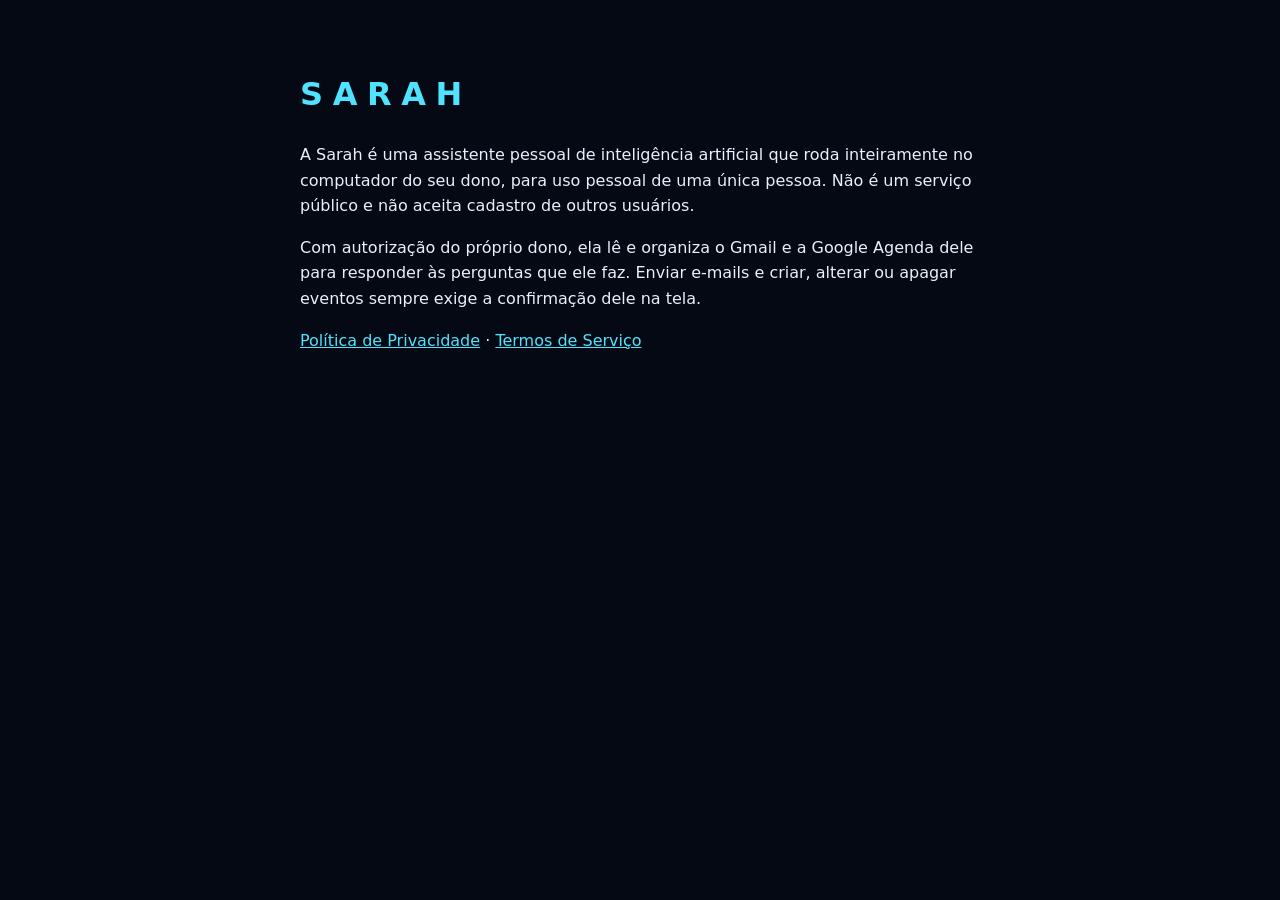
<file: sarah/index.html>
<!doctype html>
<html lang="pt-BR">
<head>
  <meta charset="utf-8">
  <meta name="viewport" content="width=device-width, initial-scale=1">
  <title>Sarah · assistente pessoal local</title>
  <style>
    body { margin: 0; font: 16px/1.6 system-ui, "Segoe UI", sans-serif; background: #050913; color: #e8f0fb; }
    main { max-width: 680px; margin: 0 auto; padding: 48px 16px; }
    h1 { letter-spacing: .3em; color: #4fe3ff; }
    a { color: #4fe3ff; }
  </style>
</head>
<body>
  <main>
    <h1>SARAH</h1>
    <p>A Sarah é uma assistente pessoal de inteligência artificial que roda inteiramente no computador do seu dono,
      para uso pessoal de uma única pessoa. Não é um serviço público e não aceita cadastro de outros usuários.</p>
    <p>Com autorização do próprio dono, ela lê e organiza o Gmail e a Google Agenda dele para responder às perguntas que ele faz.
      Enviar e-mails e criar, alterar ou apagar eventos sempre exige a confirmação dele na tela.</p>
    <p><a href="privacidade.html">Política de Privacidade</a> · <a href="termos.html">Termos de Serviço</a></p>
  </main>
</body>
</html>
</file>
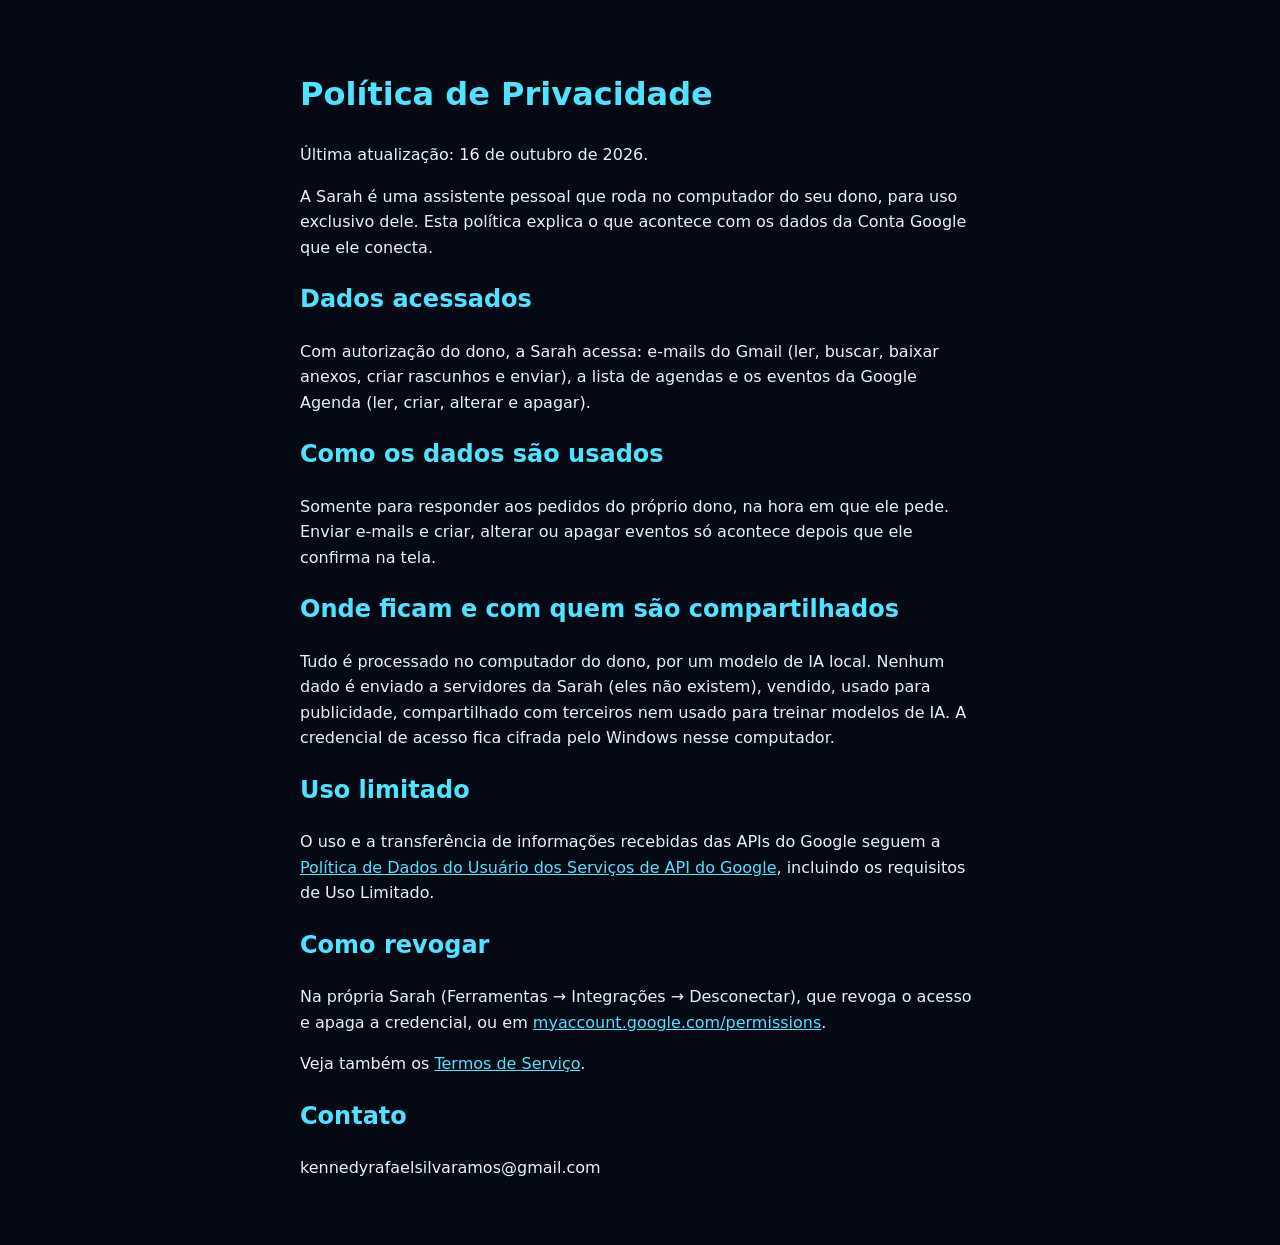
<file: sarah/privacidade.html>
<!doctype html>
<html lang="pt-BR">
<head>
  <meta charset="utf-8">
  <meta name="viewport" content="width=device-width, initial-scale=1">
  <title>Política de Privacidade · Sarah</title>
  <style>
    body { margin: 0; font: 16px/1.6 system-ui, "Segoe UI", sans-serif; background: #050913; color: #e8f0fb; }
    main { max-width: 680px; margin: 0 auto; padding: 48px 16px; }
    h1, h2 { color: #4fe3ff; }
    a { color: #4fe3ff; }
  </style>
</head>
<body>
  <main>
    <h1>Política de Privacidade</h1>
    <p>Última atualização: 16 de outubro de 2026.</p>
    <p>A Sarah é uma assistente pessoal que roda no computador do seu dono, para uso exclusivo dele.
      Esta política explica o que acontece com os dados da Conta Google que ele conecta.</p>

    <h2>Dados acessados</h2>
    <p>Com autorização do dono, a Sarah acessa: e-mails do Gmail (ler, buscar, baixar anexos, criar rascunhos e enviar),
      a lista de agendas e os eventos da Google Agenda (ler, criar, alterar e apagar).</p>

    <h2>Como os dados são usados</h2>
    <p>Somente para responder aos pedidos do próprio dono, na hora em que ele pede. Enviar e-mails e criar, alterar ou apagar
      eventos só acontece depois que ele confirma na tela.</p>

    <h2>Onde ficam e com quem são compartilhados</h2>
    <p>Tudo é processado no computador do dono, por um modelo de IA local. Nenhum dado é enviado a servidores da Sarah
      (eles não existem), vendido, usado para publicidade, compartilhado com terceiros nem usado para treinar modelos de IA.
      A credencial de acesso fica cifrada pelo Windows nesse computador.</p>

    <h2>Uso limitado</h2>
    <p>O uso e a transferência de informações recebidas das APIs do Google seguem a
      <a href="https://developers.google.com/terms/api-services-user-data-policy">Política de Dados do Usuário dos Serviços de API do Google</a>,
      incluindo os requisitos de Uso Limitado.</p>

    <h2>Como revogar</h2>
    <p>Na própria Sarah (Ferramentas → Integrações → Desconectar), que revoga o acesso e apaga a credencial,
      ou em <a href="https://myaccount.google.com/permissions">myaccount.google.com/permissions</a>.</p>

    <p>Veja também os <a href="termos.html">Termos de Serviço</a>.</p>

    <h2>Contato</h2>
    <p>kennedyrafaelsilvaramos@gmail.com</p>
  </main>
</body>
</html>
</file>
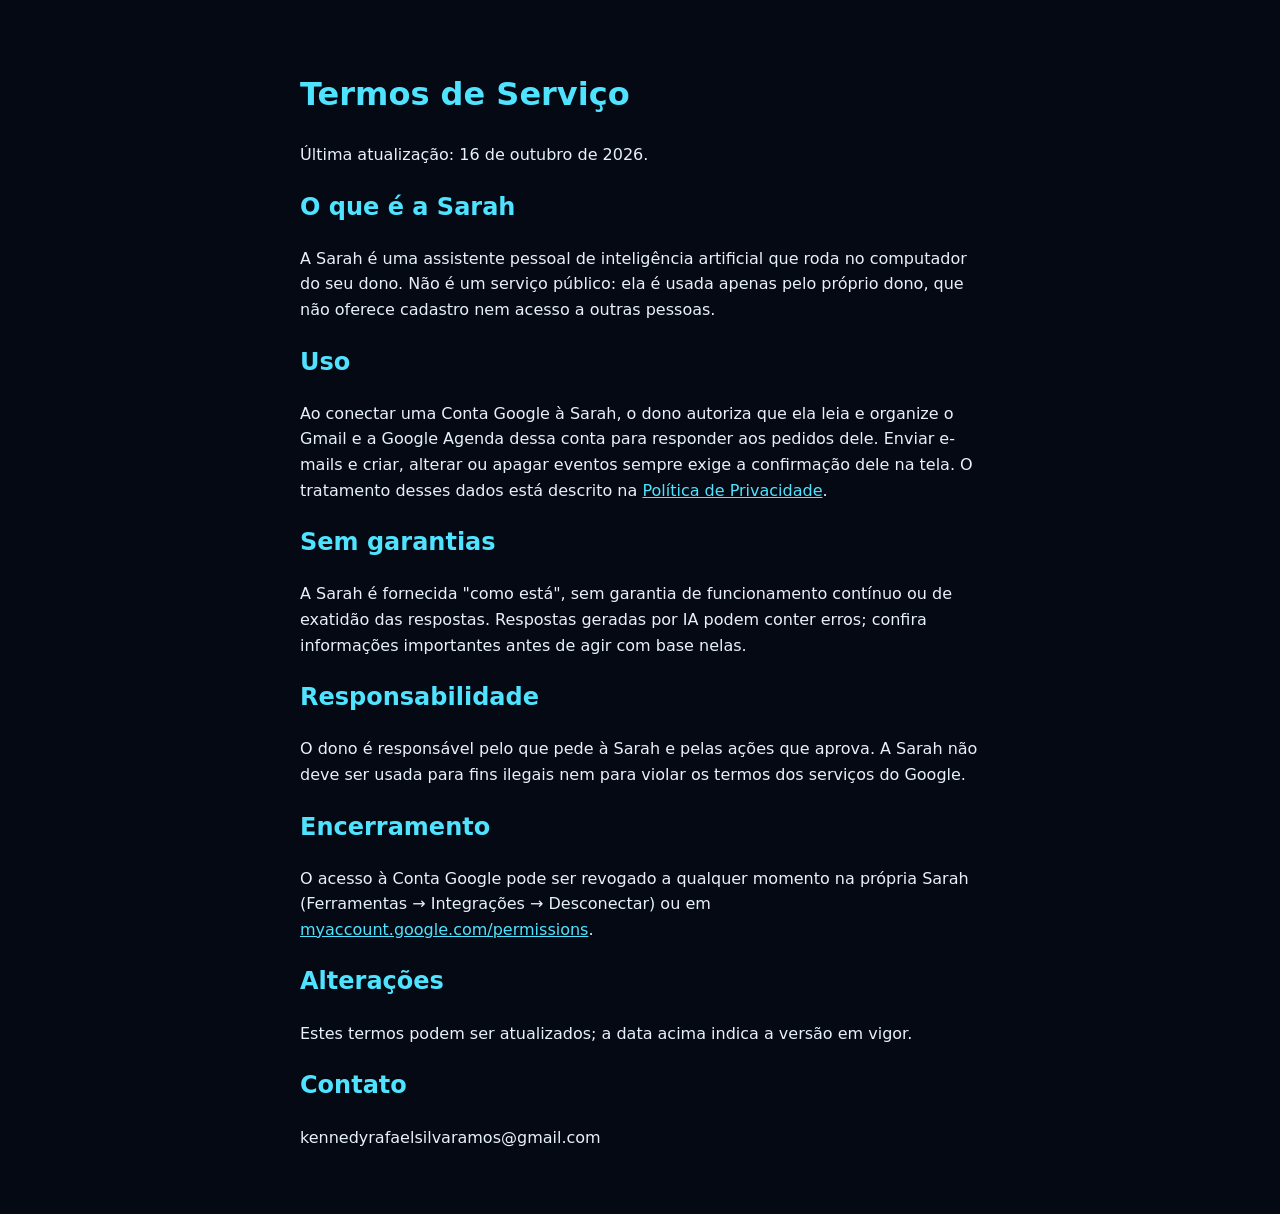
<file: sarah/termos.html>
<!doctype html>
<html lang="pt-BR">
<head>
  <meta charset="utf-8">
  <meta name="viewport" content="width=device-width, initial-scale=1">
  <title>Termos de Serviço · Sarah</title>
  <style>
    body { margin: 0; font: 16px/1.6 system-ui, "Segoe UI", sans-serif; background: #050913; color: #e8f0fb; }
    main { max-width: 680px; margin: 0 auto; padding: 48px 16px; }
    h1, h2 { color: #4fe3ff; }
    a { color: #4fe3ff; }
  </style>
</head>
<body>
  <main>
    <h1>Termos de Serviço</h1>
    <p>Última atualização: 16 de outubro de 2026.</p>

    <h2>O que é a Sarah</h2>
    <p>A Sarah é uma assistente pessoal de inteligência artificial que roda no computador do seu dono.
      Não é um serviço público: ela é usada apenas pelo próprio dono, que não oferece cadastro nem acesso a outras pessoas.</p>

    <h2>Uso</h2>
    <p>Ao conectar uma Conta Google à Sarah, o dono autoriza que ela leia e organize o Gmail e a Google Agenda dessa conta
      para responder aos pedidos dele. Enviar e-mails e criar, alterar ou apagar eventos sempre exige a confirmação dele na tela.
      O tratamento desses dados está descrito na <a href="privacidade.html">Política de Privacidade</a>.</p>

    <h2>Sem garantias</h2>
    <p>A Sarah é fornecida "como está", sem garantia de funcionamento contínuo ou de exatidão das respostas.
      Respostas geradas por IA podem conter erros; confira informações importantes antes de agir com base nelas.</p>

    <h2>Responsabilidade</h2>
    <p>O dono é responsável pelo que pede à Sarah e pelas ações que aprova. A Sarah não deve ser usada para fins ilegais
      nem para violar os termos dos serviços do Google.</p>

    <h2>Encerramento</h2>
    <p>O acesso à Conta Google pode ser revogado a qualquer momento na própria Sarah (Ferramentas → Integrações → Desconectar)
      ou em <a href="https://myaccount.google.com/permissions">myaccount.google.com/permissions</a>.</p>

    <h2>Alterações</h2>
    <p>Estes termos podem ser atualizados; a data acima indica a versão em vigor.</p>

    <h2>Contato</h2>
    <p>kennedyrafaelsilvaramos@gmail.com</p>
  </main>
</body>
</html>
</file>
